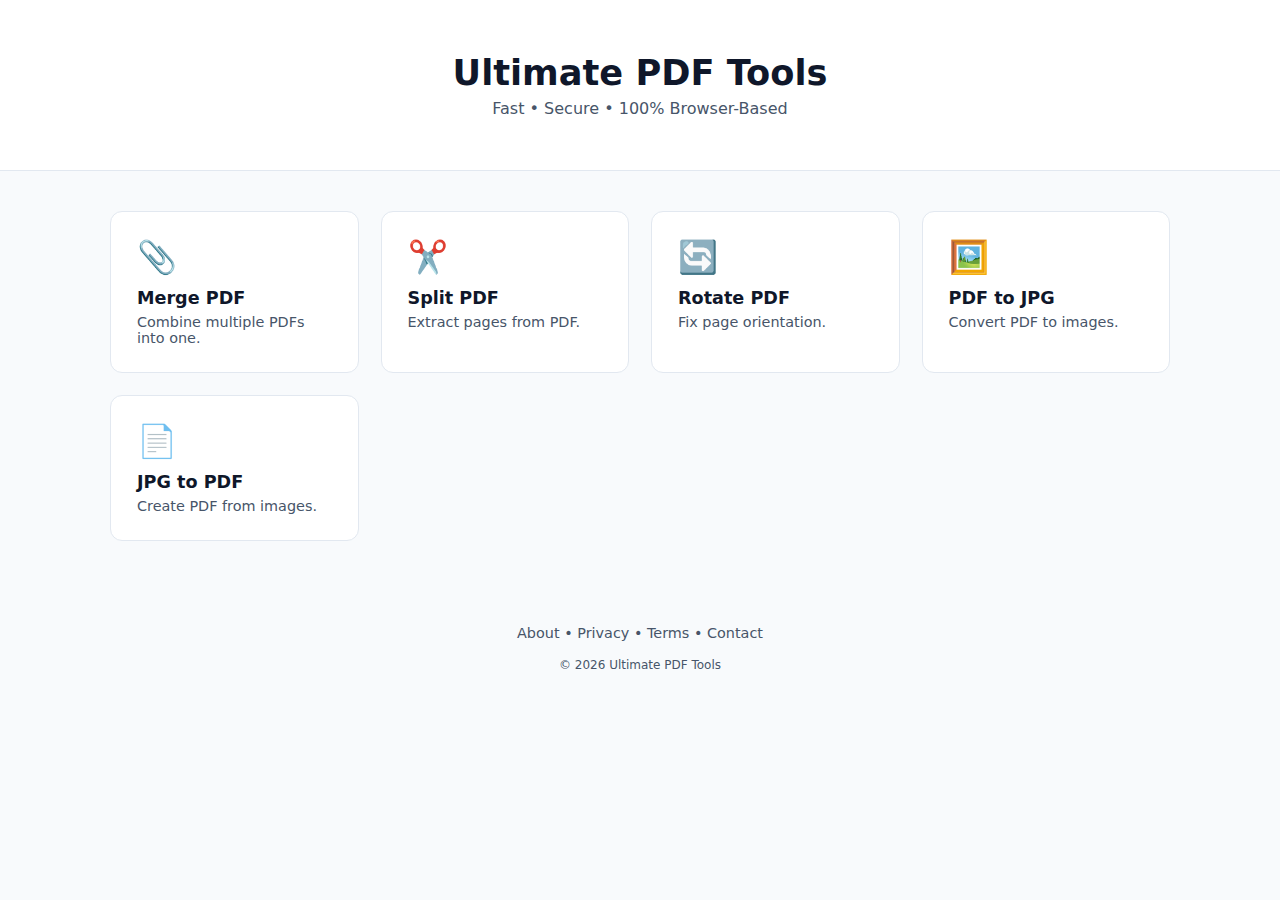
<file: index.html>
<!DOCTYPE html>
<html lang="en">
<head>
  <meta charset="UTF-8">
  <meta name="google-site-verification" content="Y_CGQ625kY1pK6-zFgv225HSbbpwAsKmkaitrW2oD2I" />
  <meta name="viewport" content="width=device-width, initial-scale=1.0">
  <title>Ultimate PDF Tools – Free Online PDF Tools</title>
  <meta name="description" content="Free online PDF tools to merge, split, rotate, compress and convert PDFs. Secure and browser-based.">
  <link rel="stylesheet" href="style.css">
</head>
<body>

<header class="hero">
  <div class="hero-inner">
    <h1>Ultimate PDF Tools</h1>
    <p>Fast • Secure • 100% Browser-Based</p>
  </div>
</header>

<section class="tools-section">
  <div class="tools-grid">

    <a class="tool-card" href="tool.html?tool=merge">
      <span>📎</span><h3>Merge PDF</h3><p>Combine multiple PDFs into one.</p>
    </a>

    <a class="tool-card" href="tool.html?tool=split">
      <span>✂️</span><h3>Split PDF</h3><p>Extract pages from PDF.</p>
    </a>

    <a class="tool-card" href="tool.html?tool=rotate">
      <span>🔄</span><h3>Rotate PDF</h3><p>Fix page orientation.</p>
    </a>

    <a class="tool-card" href="tool.html?tool=pdf2jpg">
      <span>🖼️</span><h3>PDF to JPG</h3><p>Convert PDF to images.</p>
    </a>

    <a class="tool-card" href="tool.html?tool=jpg2pdf">
      <span>📄</span><h3>JPG to PDF</h3><p>Create PDF from images.</p>
    </a>

  </div>
</section>

<footer>
  <p>
    <a href="about.html">About</a> •
    <a href="privacy-policy.html">Privacy</a> •
    <a href="terms.html">Terms</a> •
    <a href="contact.html">Contact</a>
  </p>
  <small>© 2026 Ultimate PDF Tools</small>
</footer>

</body>
</html>
</file>
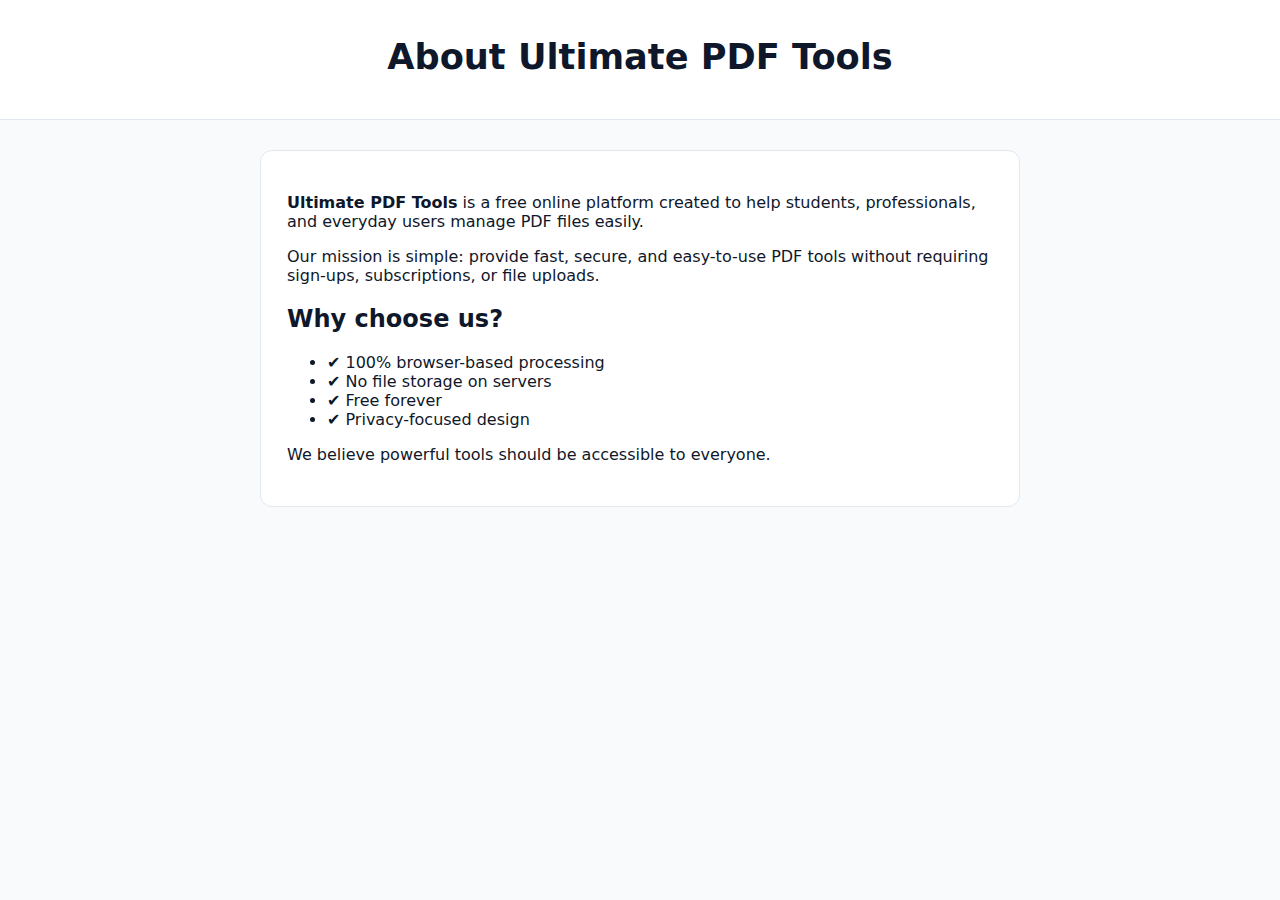
<file: about.html>
<!DOCTYPE html>
<html lang="en">
<head>
  <meta charset="UTF-8">
  <title>About Us – Ultimate PDF Tools</title>
  <meta name="viewport" content="width=device-width, initial-scale=1.0">
  <meta name="description" content="About Ultimate PDF Tools – Free, fast and secure PDF tools for everyone.">
  <link rel="stylesheet" href="style.css">
</head>
<body>

<header class="hero small">
  <h1>About Ultimate PDF Tools</h1>
</header>

<main class="tool-wrapper">
  <p>
    <strong>Ultimate PDF Tools</strong> is a free online platform created to help students,
    professionals, and everyday users manage PDF files easily.
  </p>

  <p>
    Our mission is simple: provide fast, secure, and easy-to-use PDF tools without requiring
    sign-ups, subscriptions, or file uploads.
  </p>

  <h2>Why choose us?</h2>
  <ul>
    <li>✔ 100% browser-based processing</li>
    <li>✔ No file storage on servers</li>
    <li>✔ Free forever</li>
    <li>✔ Privacy-focused design</li>
  </ul>

  <p>
    We believe powerful tools should be accessible to everyone.
  </p>
</main>

</body>
</html>
</file>
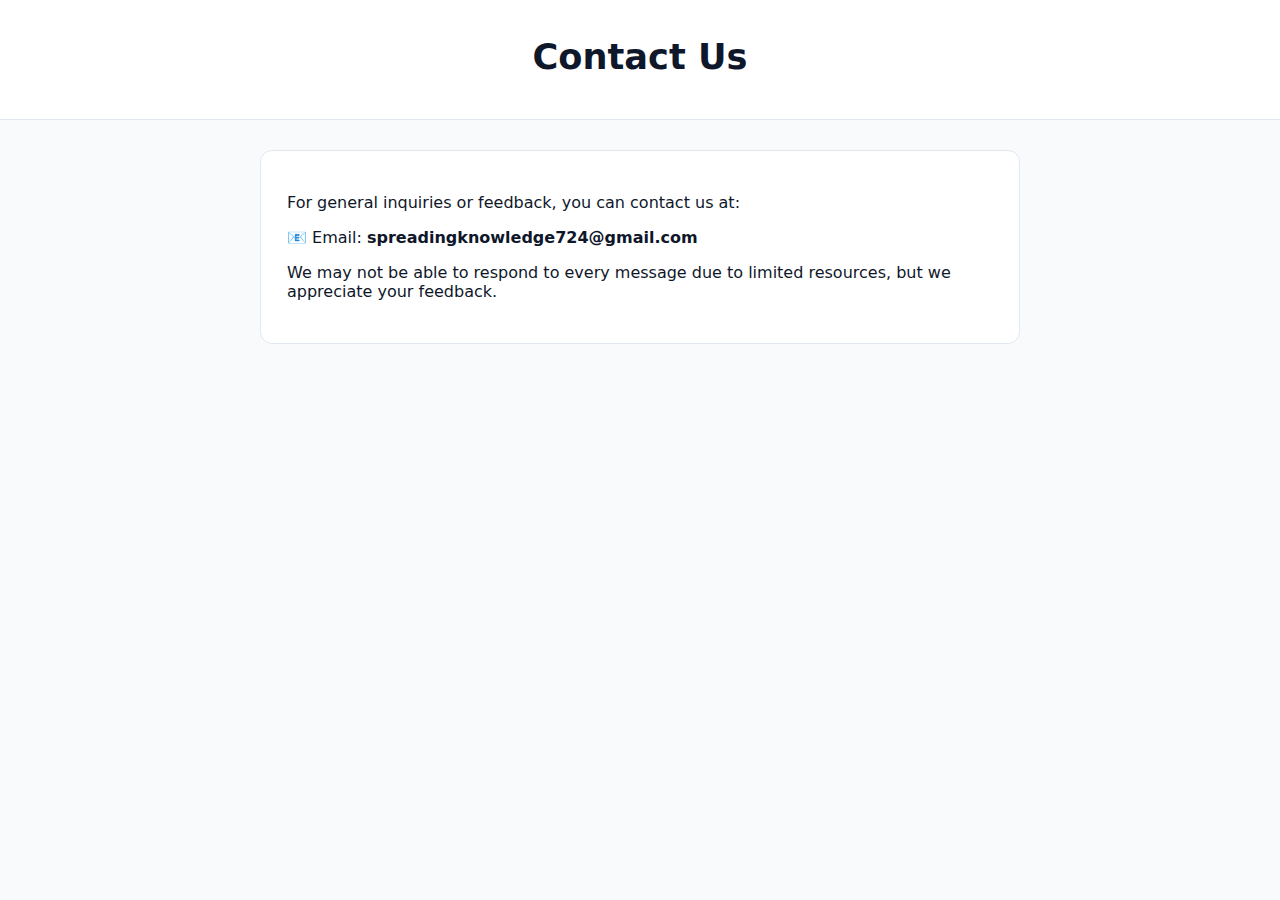
<file: contact.html>
<!DOCTYPE html>
<html lang="en">
<head>
  <meta charset="UTF-8">
  <title>Contact Us – Ultimate PDF Tools</title>
  <meta name="viewport" content="width=device-width, initial-scale=1.0">
  <link rel="stylesheet" href="style.css">
</head>
<body>

<header class="hero small">
  <h1>Contact Us</h1>
</header>

<main class="tool-wrapper">
  <p>
    For general inquiries or feedback, you can contact us at:
  </p>

  <p>
    📧 Email: <strong>spreadingknowledge724@gmail.com</strong>
  </p>

  <p>
    We may not be able to respond to every message due to limited resources, but we appreciate your feedback.
  </p>
</main>

</body>
</html>
</file>
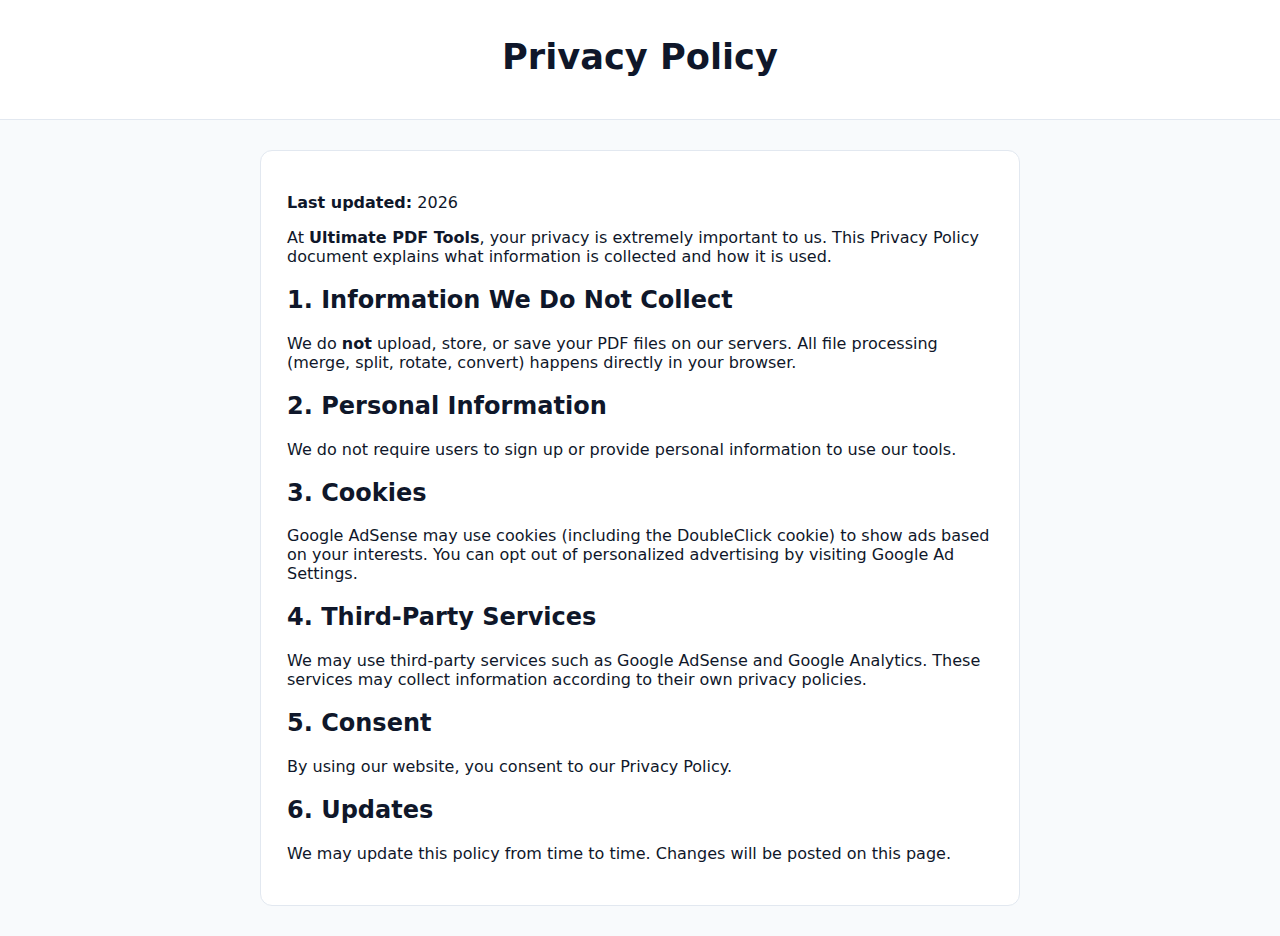
<file: privacy-policy.html>
<!DOCTYPE html>
<html lang="en">
<head>
  <meta charset="UTF-8">
  <title>Privacy Policy – Ultimate PDF Tools</title>
  <meta name="viewport" content="width=device-width, initial-scale=1.0">
  <meta name="description" content="Privacy policy for Ultimate PDF Tools. We respect your privacy and do not store your files.">
  <link rel="stylesheet" href="style.css">
</head>
<body>

<header class="hero small">
  <h1>Privacy Policy</h1>
</header>

<main class="tool-wrapper">
  <p><strong>Last updated:</strong> 2026</p>

  <p>
    At <strong>Ultimate PDF Tools</strong>, your privacy is extremely important to us.
    This Privacy Policy document explains what information is collected and how it is used.
  </p>

  <h2>1. Information We Do Not Collect</h2>
  <p>
    We do <strong>not</strong> upload, store, or save your PDF files on our servers.
    All file processing (merge, split, rotate, convert) happens directly in your browser.
  </p>

  <h2>2. Personal Information</h2>
  <p>
    We do not require users to sign up or provide personal information to use our tools.
  </p>

  <h2>3. Cookies</h2>
  <p>
    Google AdSense may use cookies (including the DoubleClick cookie) to show ads based on your interests.
    You can opt out of personalized advertising by visiting Google Ad Settings.
  </p>

  <h2>4. Third-Party Services</h2>
  <p>
    We may use third-party services such as Google AdSense and Google Analytics.
    These services may collect information according to their own privacy policies.
  </p>

  <h2>5. Consent</h2>
  <p>
    By using our website, you consent to our Privacy Policy.
  </p>

  <h2>6. Updates</h2>
  <p>
    We may update this policy from time to time. Changes will be posted on this page.
  </p>
</main>

</body>
</html>
</file>
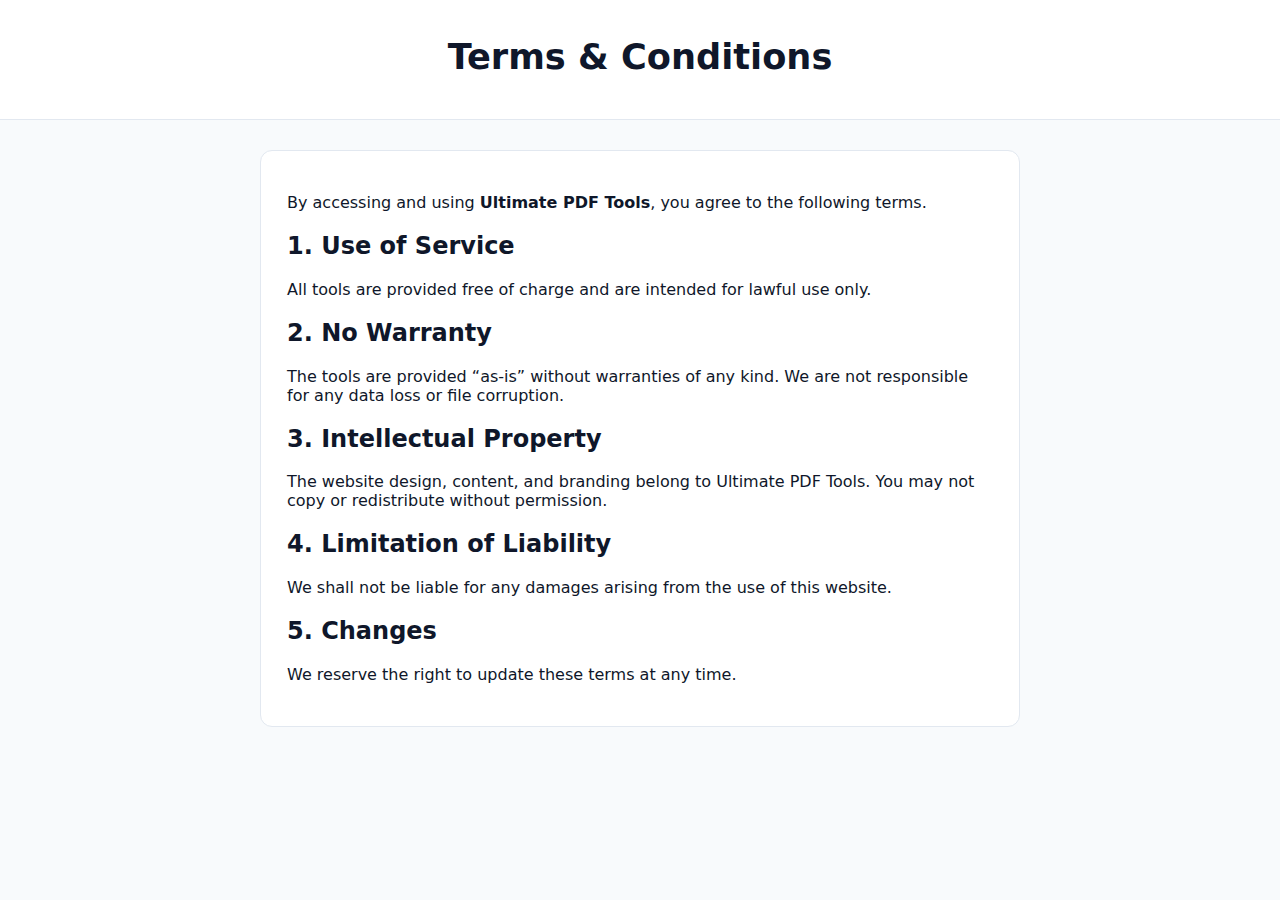
<file: terms.html>
<!DOCTYPE html>
<html lang="en">
<head>
  <meta charset="UTF-8">
  <title>Terms & Conditions – Ultimate PDF Tools</title>
  <meta name="viewport" content="width=device-width, initial-scale=1.0">
  <link rel="stylesheet" href="style.css">
</head>
<body>

<header class="hero small">
  <h1>Terms & Conditions</h1>
</header>

<main class="tool-wrapper">
  <p>
    By accessing and using <strong>Ultimate PDF Tools</strong>, you agree to the following terms.
  </p>

  <h2>1. Use of Service</h2>
  <p>
    All tools are provided free of charge and are intended for lawful use only.
  </p>

  <h2>2. No Warranty</h2>
  <p>
    The tools are provided “as-is” without warranties of any kind.
    We are not responsible for any data loss or file corruption.
  </p>

  <h2>3. Intellectual Property</h2>
  <p>
    The website design, content, and branding belong to Ultimate PDF Tools.
    You may not copy or redistribute without permission.
  </p>

  <h2>4. Limitation of Liability</h2>
  <p>
    We shall not be liable for any damages arising from the use of this website.
  </p>

  <h2>5. Changes</h2>
  <p>
    We reserve the right to update these terms at any time.
  </p>
</main>

</body>
</html>
</file>
<file: style.css>
:root{
  --bg:#f8fafc;
  --card:#ffffff;
  --primary:#1e40af;
  --primary-hover:#1e3a8a;
  --success:#15803d;
  --text:#0f172a;
  --muted:#475569;
  --border:#e2e8f0;
  --radius:12px;
}

*{box-sizing:border-box}

body{
  margin:0;
  font-family:Inter,system-ui,sans-serif;
  background:var(--bg);
  color:var(--text);
}

/* ================= HEADER ================= */
.hero{
  background:#ffffff;
  border-bottom:1px solid var(--border);
  padding:52px 20px;
  text-align:center;
}

.hero.small{
  padding:36px 20px;
}

.hero h1{
  margin:0 0 6px;
  font-size:2.2rem;
}

.hero p{
  margin:0;
  font-size:1rem;
  color:var(--muted);
}

.back-link{
  display:inline-block;
  margin-top:10px;
  font-size:.9rem;
  color:var(--primary);
  text-decoration:none;
}

/* ================= BUTTONS ================= */
.btn{
  min-height:52px;
  padding:14px 26px;
  font-size:16px;
  font-weight:500;
  border-radius:10px;
  border:none;
  cursor:pointer;
  transition:.2s;
}

.btn.primary{
  background:var(--primary);
  color:#fff;
}
.btn.primary:hover{
  background:var(--primary-hover);
}

.btn.success{
  background:var(--success);
  color:#fff;
}

/* ================= HOME TOOLS ================= */
.tools-grid{
  max-width:1100px;
  margin:40px auto;
  padding:0 20px;
  display:grid;
  grid-template-columns:repeat(auto-fit,minmax(240px,1fr));
  gap:22px;
}

.tool-card{
  background:var(--card);
  border:1px solid var(--border);
  border-radius:var(--radius);
  padding:26px;
  text-decoration:none;
  color:var(--text);
  transition:.25s;
}

.tool-card:hover{
  border-color:var(--primary);
  box-shadow:0 12px 30px rgba(0,0,0,.08);
}

.tool-card span{
  font-size:32px;
}

.tool-card h3{
  margin:12px 0 6px;
  font-size:1.1rem;
}

.tool-card p{
  margin:0;
  font-size:.9rem;
  color:var(--muted);
}

/* ================= TOOL PAGE ================= */
.tool-wrapper{
  max-width:760px;
  margin:30px auto;
  background:var(--card);
  border:1px solid var(--border);
  border-radius:var(--radius);
  padding:26px;
}

/* ================= DROP ZONE ================= */
.drop-zone{
  border:2px dashed var(--primary);
  border-radius:var(--radius);
  padding:34px;
  text-align:center;
  color:var(--muted);
  margin:20px 0;
}

.drop-zone.hover{
  background:#eff6ff;
}

/* ================= FILE LIST ================= */
.pdf-item{
  display:flex;
  justify-content:space-between;
  align-items:center;
  background:#f1f5f9;
  padding:12px 14px;
  border-radius:10px;
  margin-bottom:8px;
  font-size:.95rem;
}

.pdf-item button{
  background:none;
  border:none;
  font-size:18px;
  color:#dc2626;
  cursor:pointer;
}

/* ================= PROGRESS ================= */
.progress-container{
  background:#e5e7eb;
  border-radius:999px;
  height:10px;
  margin:16px 0;
  overflow:hidden;
}

#progressBar{
  height:100%;
  width:0;
  background:var(--primary);
  transition:width .3s ease;
}

/* ================= STATUS ================= */
.status-text{
  font-size:.95rem;
  color:var(--muted);
  margin-top:10px;
  text-align:center;
}

/* ================= DOWNLOAD ================= */
.download-area{
  margin-top:20px;
  text-align:center;
}

/* ================= FOOTER ================= */
footer{
  text-align:center;
  padding:30px;
  color:var(--muted);
  font-size:.9rem;
}
footer a{
  color:var(--muted);
  text-decoration:none;
}
footer a:hover{
  color:var(--primary);
}

/* ================= MOBILE ================= */
@media(max-width:600px){
  .hero h1{font-size:1.8rem}
  .btn{width:100%}
}
</file>
